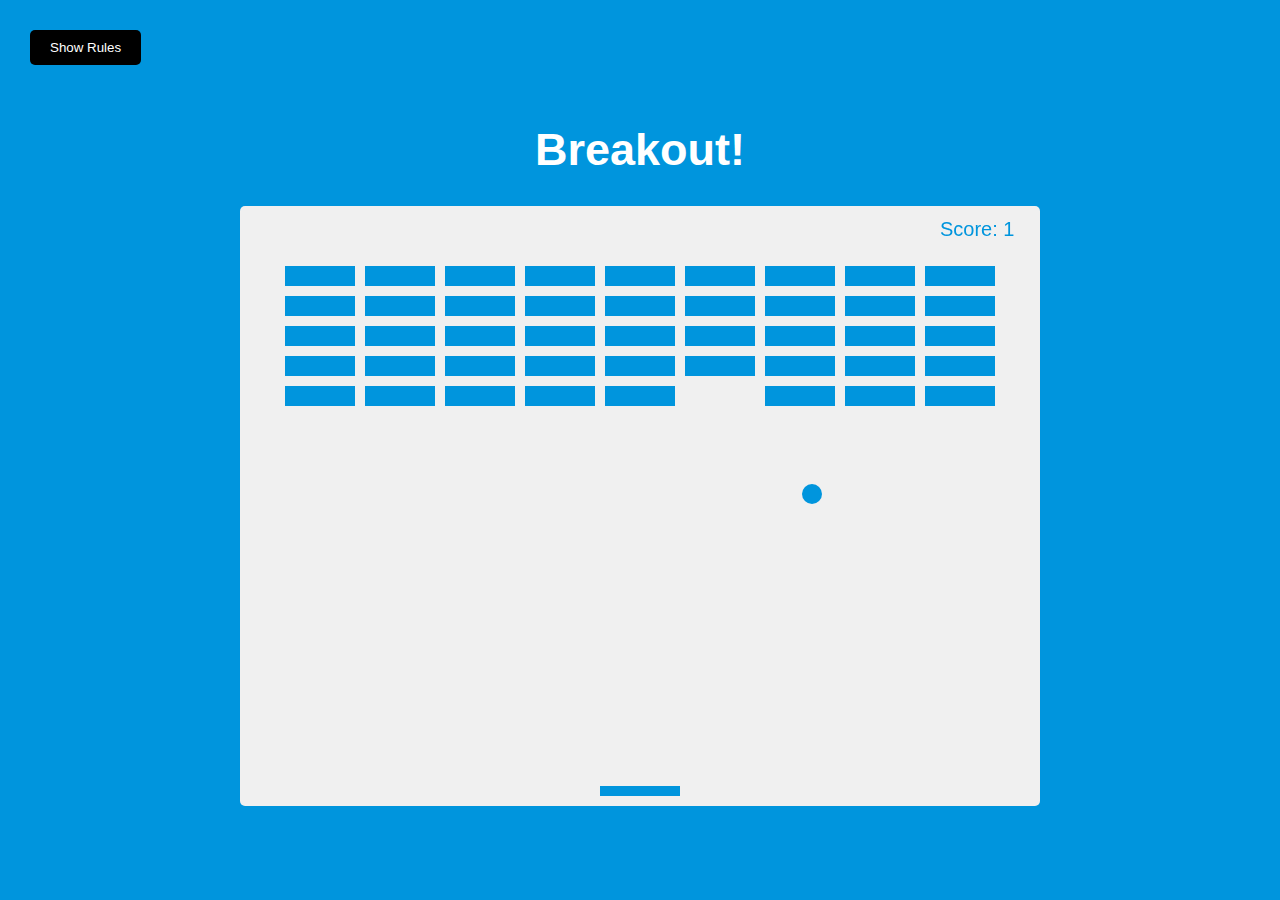
<file: Breakout Game/index.html>
<!DOCTYPE html>
<html lang="en">
  <head>
    <meta charset="UTF-8" />
    <meta name="viewport" content="width=device-width, initial-scale=1.0" />
    <meta http-equiv="X-UA-Compatible" content="ie=edge" />
    <link rel="stylesheet" href="style.css" />
    <title>Breakout!</title>
  </head>
  <body>
    <h1>Breakout!</h1>
    <button id="rules-btn" class="btn rules-btn">Show Rules</button>
    <div id="rules" class="rules">
      <h2>How To Play:</h2>
      <p>
        Use your right and left keys to move the paddle to bounce the ball up
        and break the blocks.
      </p>
      <p>If you miss the ball, your score and the blocks will reset.</p>
      <button id="close-btn" class="btn">Close</button>
    </div>

    <canvas id="canvas" width="800" height="600"></canvas>

    <script src="script.js"></script>
  </body>
</html>
</file>
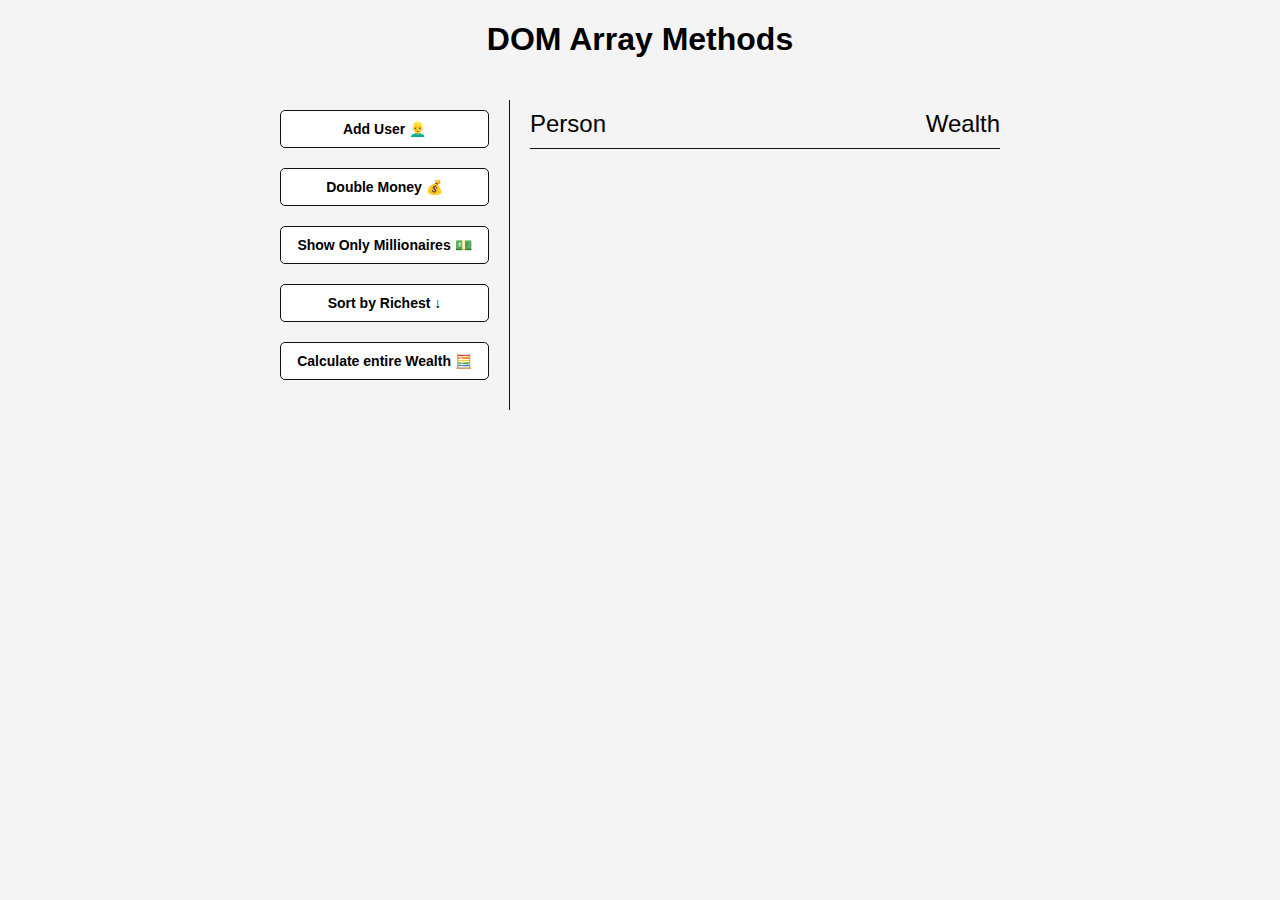
<file: DOM Array Methods/index.html>
<!DOCTYPE html>
<html lang="en">
  <head>
    <meta charset="UTF-8" />
    <meta name="viewport" content="width=device-width, initial-scale=1.0" />
    <meta http-equiv="X-UA-Compatible" content="ie=edge" />
    <link rel="stylesheet" href="style.css" />
    <title>DOM Array Methods</title>
  </head>
  <body>
    <h1>DOM Array Methods</h1>

    <div class="container">
      <aside>
        <button id="add-user">Add User 👱‍♂️</button>
        <button id="double">Double Money 💰</button>
        <button id="show-millionaires">Show Only Millionaires 💵</button>
        <button id="sort">Sort by Richest ↓</button>
        <button id="calculate-wealth">Calculate entire Wealth 🧮</button>
      </aside>

      <main id="main">
        <h2><strong>Person</strong> Wealth</h2>
      </main>
    </div>

    <script src="script.js"></script>
  </body>
</html>
</file>
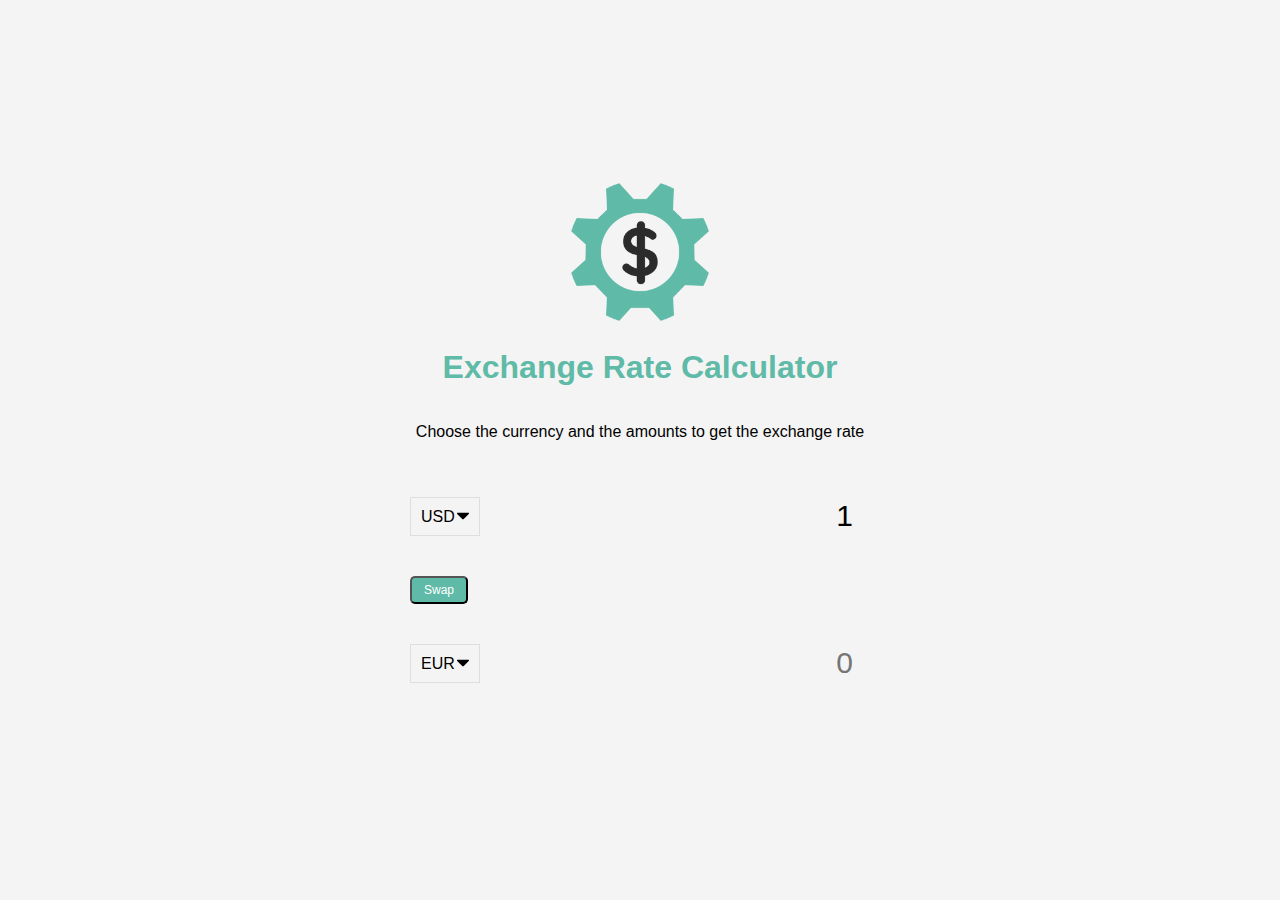
<file: Exchange Rate Calculator/index.html>
<!DOCTYPE html>
<html lang="en">
  <head>
    <meta charset="UTF-8" />
    <meta name="viewport" content="width=device-width, initial-scale=1.0" />
    <meta http-equiv="X-UA-Compatible" content="ie=edge" />
    <title>Exchange Rate Calculator</title>
    <link rel="stylesheet" href="style.css" />
  </head>
  <body>
    <img src="img/money.png" alt="" class="money-img" />
    <h1>Exchange Rate Calculator</h1>
    <p>Choose the currency and the amounts to get the exchange rate</p>

    <div class="container">
      <div class="currency">
        <select id="currency-one">
          <option value="AED">AED</option>
          <option value="ARS">ARS</option>
          <option value="AUD">AUD</option>
          <option value="BGN">BGN</option>
          <option value="BRL">BRL</option>
          <option value="BSD">BSD</option>
          <option value="CAD">CAD</option>
          <option value="CHF">CHF</option>
          <option value="CLP">CLP</option>
          <option value="CNY">CNY</option>
          <option value="COP">COP</option>
          <option value="CZK">CZK</option>
          <option value="DKK">DKK</option>
          <option value="DOP">DOP</option>
          <option value="EGP">EGP</option>
          <option value="EUR">EUR</option>
          <option value="FJD">FJD</option>
          <option value="GBP">GBP</option>
          <option value="GTQ">GTQ</option>
          <option value="HKD">HKD</option>
          <option value="HRK">HRK</option>
          <option value="HUF">HUF</option>
          <option value="IDR">IDR</option>
          <option value="ILS">ILS</option>
          <option value="INR">INR</option>
          <option value="ISK">ISK</option>
          <option value="JPY">JPY</option>
          <option value="KRW">KRW</option>
          <option value="KZT">KZT</option>
          <option value="MXN">MXN</option>
          <option value="MYR">MYR</option>
          <option value="NOK">NOK</option>
          <option value="NZD">NZD</option>
          <option value="PAB">PAB</option>
          <option value="PEN">PEN</option>
          <option value="PHP">PHP</option>
          <option value="PKR">PKR</option>
          <option value="PLN">PLN</option>
          <option value="PYG">PYG</option>
          <option value="RON">RON</option>
          <option value="RUB">RUB</option>
          <option value="SAR">SAR</option>
          <option value="SEK">SEK</option>
          <option value="SGD">SGD</option>
          <option value="THB">THB</option>
          <option value="TRY">TRY</option>
          <option value="TWD">TWD</option>
          <option value="UAH">UAH</option>
          <option value="USD" selected>USD</option>
          <option value="UYU">UYU</option>
          <option value="VND">VND</option>
          <option value="ZAR">ZAR</option>
        </select>
        <input type="number" id="amount-one" placeholder="0" value="1" />
      </div>

      <div class="swap-rate-container">
        <button class="btn" id="swap">
          Swap
        </button>
        <div class="rate" id="rate"></div>
      </div>

      <div class="currency">
        <select id="currency-two">
          <option value="AED">AED</option>
          <option value="ARS">ARS</option>
          <option value="AUD">AUD</option>
          <option value="BGN">BGN</option>
          <option value="BRL">BRL</option>
          <option value="BSD">BSD</option>
          <option value="CAD">CAD</option>
          <option value="CHF">CHF</option>
          <option value="CLP">CLP</option>
          <option value="CNY">CNY</option>
          <option value="COP">COP</option>
          <option value="CZK">CZK</option>
          <option value="DKK">DKK</option>
          <option value="DOP">DOP</option>
          <option value="EGP">EGP</option>
          <option value="EUR" selected>EUR</option>
          <option value="FJD">FJD</option>
          <option value="GBP">GBP</option>
          <option value="GTQ">GTQ</option>
          <option value="HKD">HKD</option>
          <option value="HRK">HRK</option>
          <option value="HUF">HUF</option>
          <option value="IDR">IDR</option>
          <option value="ILS">ILS</option>
          <option value="INR">INR</option>
          <option value="ISK">ISK</option>
          <option value="JPY">JPY</option>
          <option value="KRW">KRW</option>
          <option value="KZT">KZT</option>
          <option value="MXN">MXN</option>
          <option value="MYR">MYR</option>
          <option value="NOK">NOK</option>
          <option value="NZD">NZD</option>
          <option value="PAB">PAB</option>
          <option value="PEN">PEN</option>
          <option value="PHP">PHP</option>
          <option value="PKR">PKR</option>
          <option value="PLN">PLN</option>
          <option value="PYG">PYG</option>
          <option value="RON">RON</option>
          <option value="RUB">RUB</option>
          <option value="SAR">SAR</option>
          <option value="SEK">SEK</option>
          <option value="SGD">SGD</option>
          <option value="THB">THB</option>
          <option value="TRY">TRY</option>
          <option value="TWD">TWD</option>
          <option value="UAH">UAH</option>
          <option value="USD">USD</option>
          <option value="UYU">UYU</option>
          <option value="VND">VND</option>
          <option value="ZAR">ZAR</option>
        </select>
        <input type="number" id="amount-two" placeholder="0" />
      </div>
    </div>

    <script src="script.js"></script>
  </body>
</html>
</file>
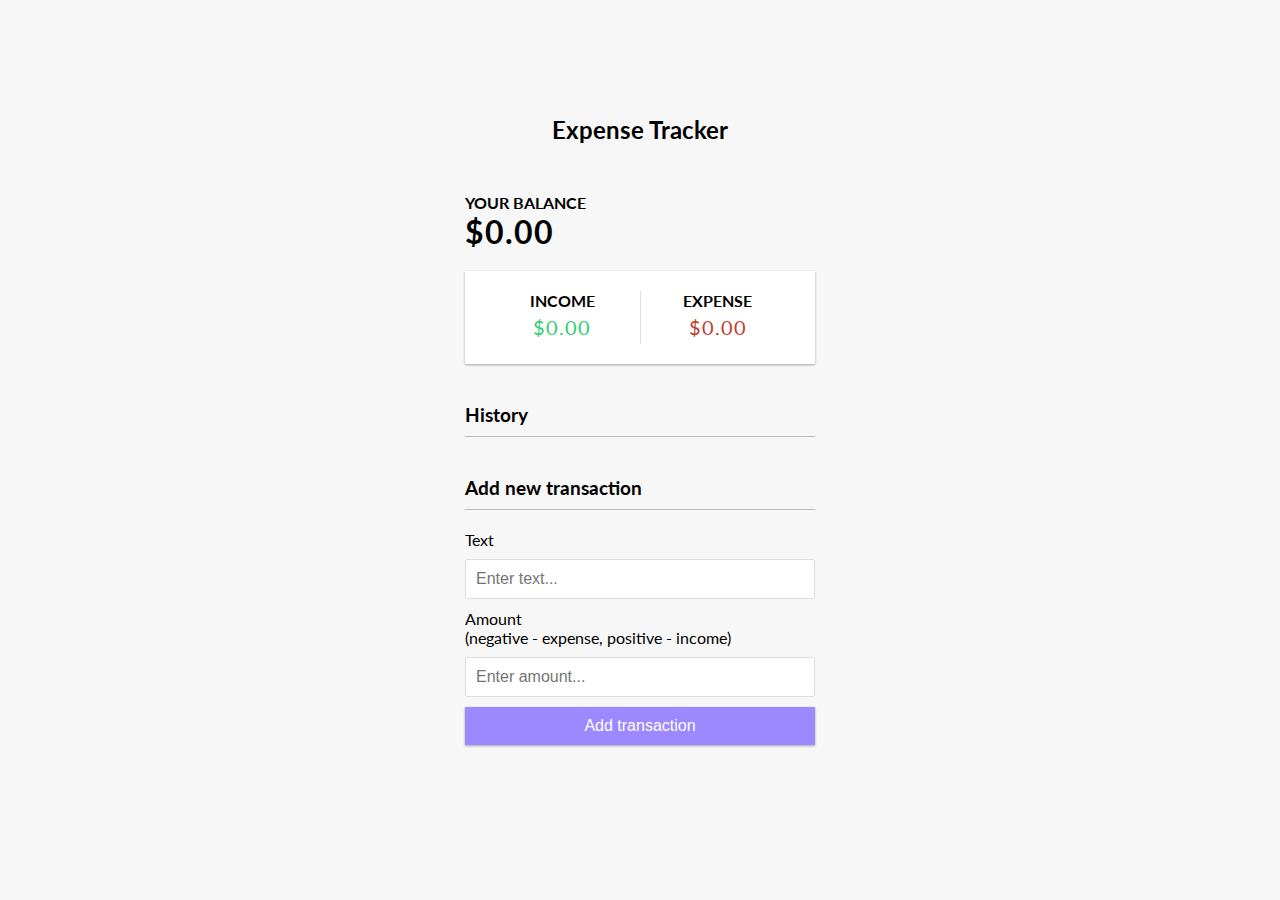
<file: Expense Tracker/index.html>
<!DOCTYPE html>
<html lang="en">
  <head>
    <meta charset="UTF-8" />
    <meta name="viewport" content="width=device-width, initial-scale=1.0" />
    <meta http-equiv="X-UA-Compatible" content="ie=edge" />
    <link rel="stylesheet" href="style.css" />
    <title>Expense Tracker</title>
  </head>
  <body>
    <h2>Expense Tracker</h2>

    <div class="container">
      <h4>Your Balance</h4>
      <h1 id="balance">$0.00</h1>

      <div class="inc-exp-container">
        <div>
          <h4>Income</h4>
          <p id="money-plus" class="money plus">+$0.00</p>
        </div>
        <div>
          <h4>Expense</h4>
          <p id="money-minus" class="money minus">-$0.00</p>
        </div>
      </div>

      <h3>History</h3>
      <ul id="list" class="list">
      
      </ul>

      <h3>Add new transaction</h3>
      <form id="form">
        <div class="form-control">
          <label for="text">Text</label>
          <input type="text" id="text" placeholder="Enter text..." />
        </div>
        <div class="form-control">
          <label for="amount"
            >Amount <br />
            (negative - expense, positive - income)</label
          >
          <input type="number" id="amount" placeholder="Enter amount..." />
        </div>
        <button class="btn">Add transaction</button>
      </form>
    </div>

    <script src="script.js"></script>
  </body>
</html>
</file>
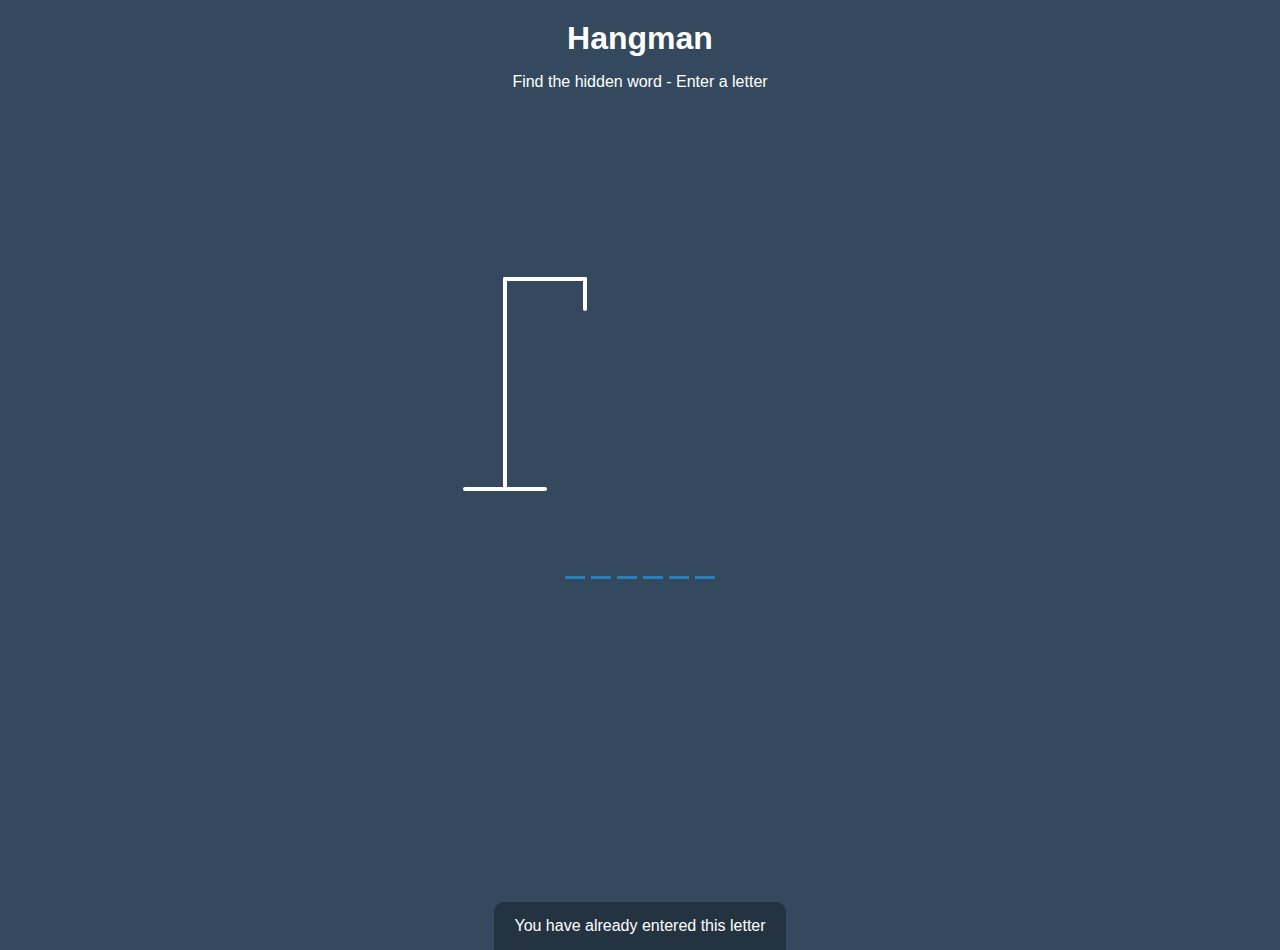
<file: Hangman Game/index.html>
<!DOCTYPE html>
<html lang="en">
  <head>
    <meta charset="UTF-8" />
    <meta name="viewport" content="width=device-width, initial-scale=1.0" />
    <meta http-equiv="X-UA-Compatible" content="ie=edge" />
    <link rel="stylesheet" href="style.css" />
    <title>Hangman</title>
  </head>
  <body>
    <h1>Hangman</h1>
    <p>Find the hidden word - Enter a letter</p>
    <div class="game-container">
      <svg height="250" width="200" class="figure-container">
        <!-- Rod -->
        <line x1="60" y1="20" x2="140" y2="20" />
        <line x1="140" y1="20" x2="140" y2="50" />
        <line x1="60" y1="20" x2="60" y2="230" />
        <line x1="20" y1="230" x2="100" y2="230" />

        <!-- Head -->
        <circle cx="140" cy="70" r="20" class="figure-part" />
        <!-- Body -->
        <line x1="140" y1="90" x2="140" y2="150" class="figure-part" />
        <!-- Arms -->
        <line x1="140" y1="120" x2="120" y2="100" class="figure-part" />
        <line x1="140" y1="120" x2="160" y2="100" class="figure-part" />
        <!-- Legs -->
        <line x1="140" y1="150" x2="120" y2="180" class="figure-part" />
        <line x1="140" y1="150" x2="160" y2="180" class="figure-part" />
      </svg>

      <div class="wrong-letters-container">
        <div id="wrong-letters"></div>
      </div>

      <div class="word" id="word"></div>
    </div>

    <!-- Container for final message -->
    <div class="popup-container" id="popup-container">
      <div class="popup">
        <h2 id="final-message"></h2>
        <button id="play-button">Play Again</button>
      </div>
    </div>

    <!-- Notification -->
    <div class="notification-container" id="notification-container">
      <p>You have already entered this letter</p>
    </div>

    <script src="script.js"></script>
  </body>
</html>
</file>
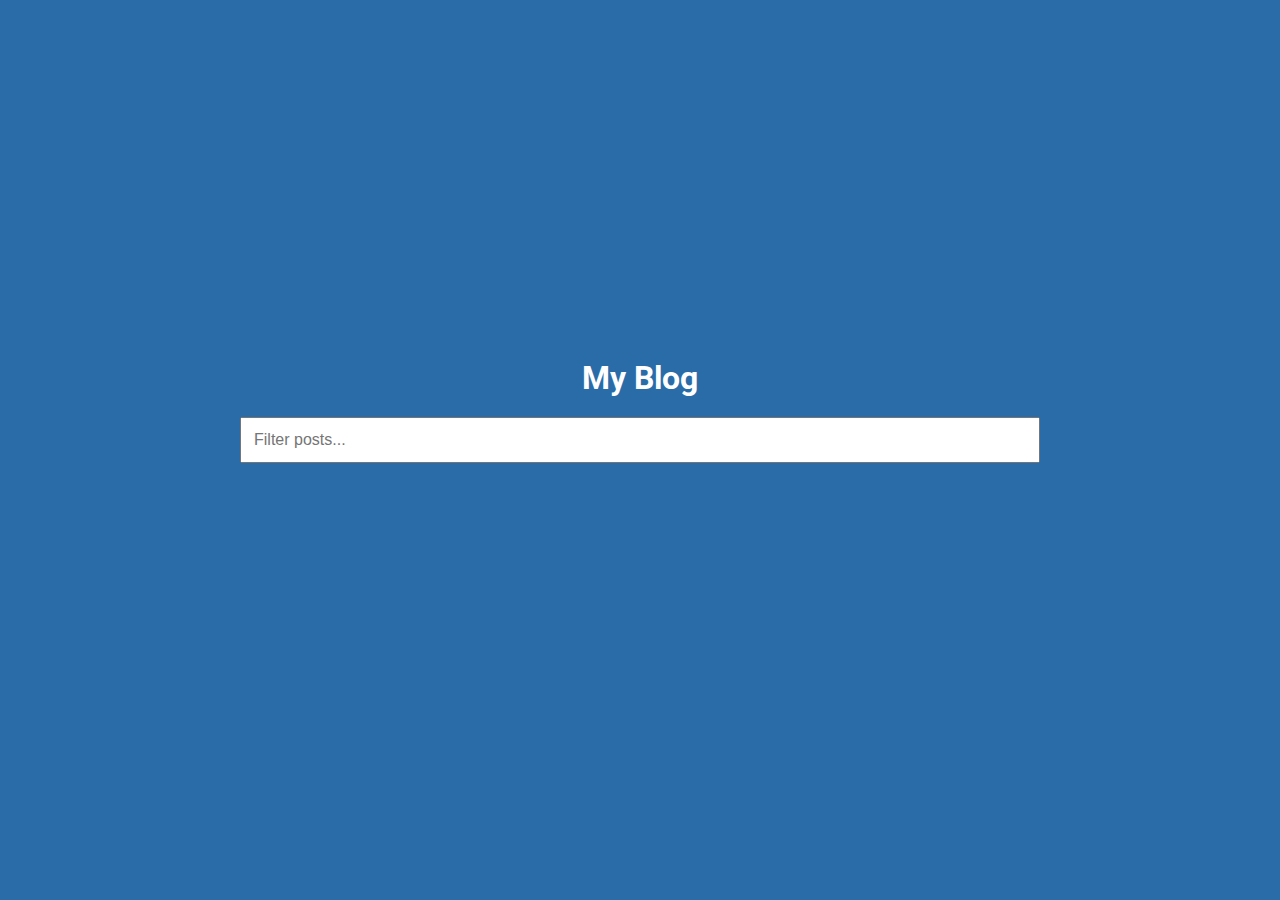
<file: Infinite Scroll Blog/index.html>
<!DOCTYPE html>
<html lang="en">
  <head>
    <meta charset="UTF-8" />
    <meta name="viewport" content="width=device-width, initial-scale=1.0" />
    <meta http-equiv="X-UA-Compatible" content="ie=edge" />
    <link rel="stylesheet" href="style.css" />
    <title>My Blog</title>
  </head>
  <body>
    <h1>My Blog</h1>

    <div class="filter-container">
      <input
        type="text"
        id="filter"
        class="filter"
        placeholder="Filter posts..."
      />
    </div>

    <div id="posts-container"></div>

    <div class="loader">
      <div class="circle"></div>
      <div class="circle"></div>
      <div class="circle"></div>
    </div>

    <script src="script.js"></script>
  </body>
</html>
</file>
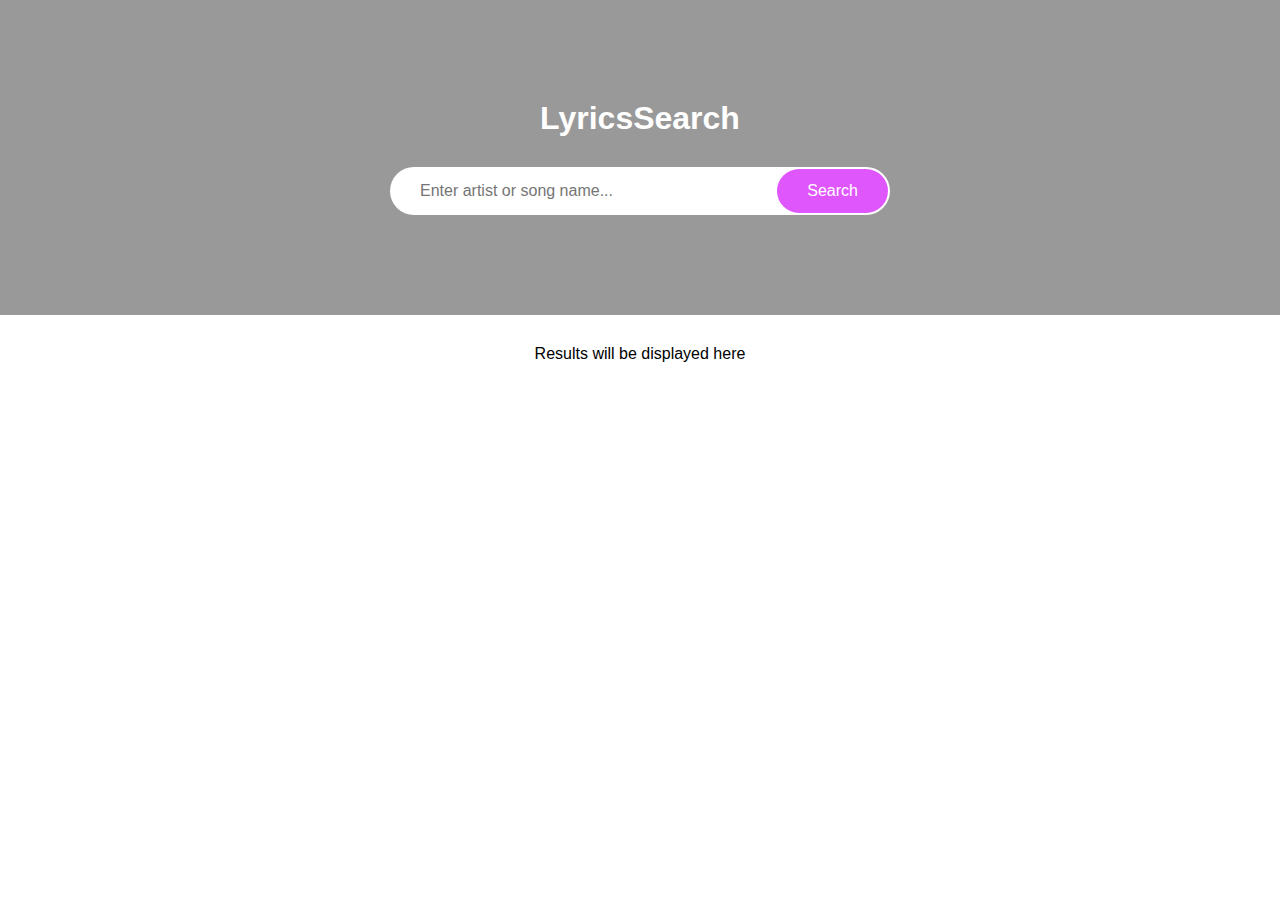
<file: Lyrics Search/index.html>
<!DOCTYPE html>
<html lang="en">
  <head>
    <meta charset="UTF-8" />
    <meta name="viewport" content="width=device-width, initial-scale=1.0" />
    <meta http-equiv="X-UA-Compatible" content="ie=edge" />
    <link rel="stylesheet" href="style.css" />
    <title>LyricsSearch</title>
  </head>
  <body>
    <header>
      <h1>LyricsSearch</h1>

      <form id="form">
        <input
          type="text"
          id="search"
          placeholder="Enter artist or song name..."
        />
        <button>Search</button>
      </form>
    </header>

    <div id="result" class="container">
      <p>Results will be displayed here</p>
    </div>

    <div id="more" class="container centered"></div>

    <script src="script.js"></script>
  </body>
</html>
</file>
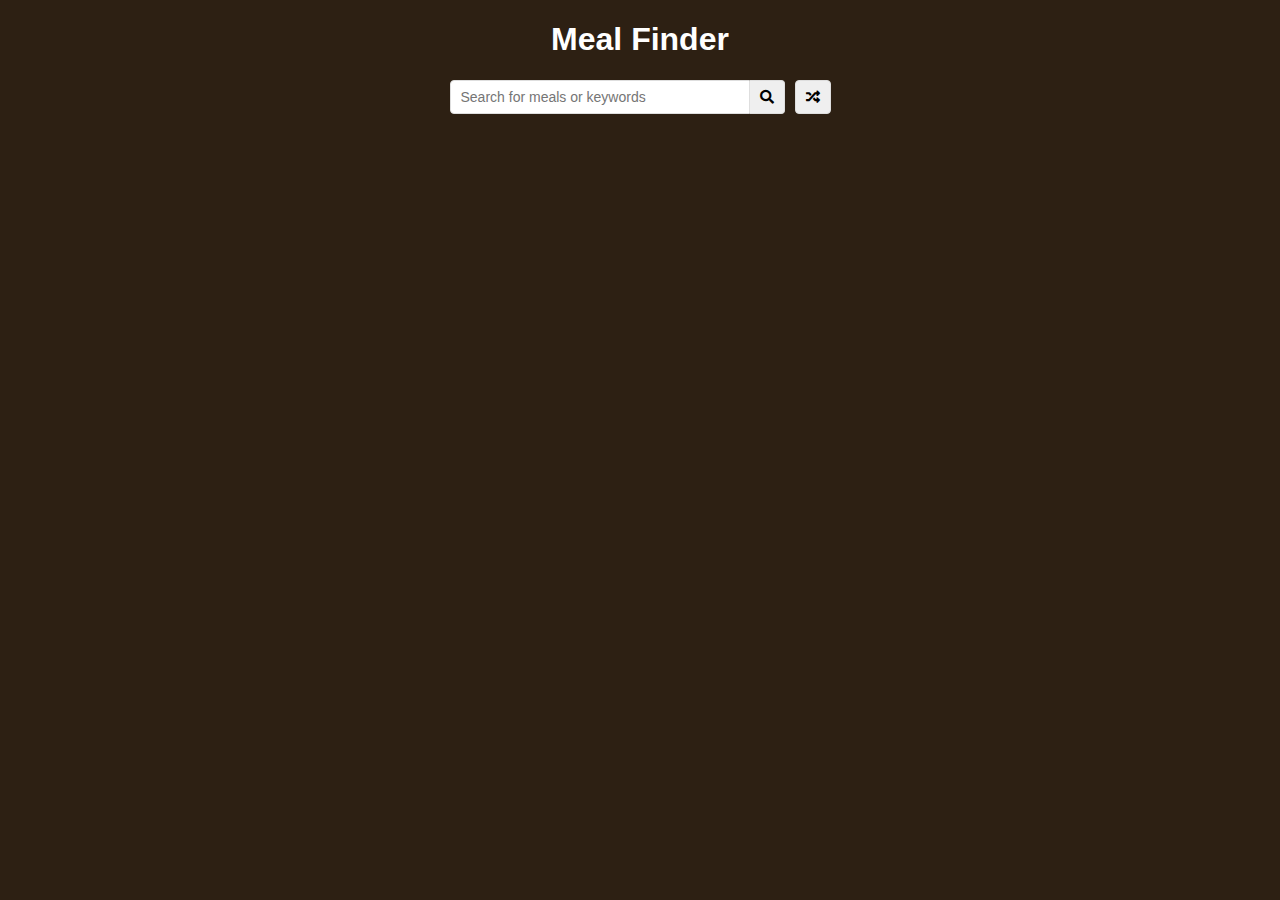
<file: Meal Finder/index.html>
<!DOCTYPE html>
<html lang="en">
  <head>
    <meta charset="UTF-8" />
    <meta name="viewport" content="width=device-width, initial-scale=1.0" />
    <meta http-equiv="X-UA-Compatible" content="ie=edge" />
    <link
      rel="stylesheet"
      href="https://cdnjs.cloudflare.com/ajax/libs/font-awesome/5.10.2/css/all.min.css"
    />
    <link rel="stylesheet" href="style.css" />
    <title>Meal Finder</title>
  </head>
  <body>
    <div class="container">
      <h1>Meal Finder</h1>
      <div class="flex">
        <form class="flex" id="submit">
          <input
            type="text"
            id="search"
            placeholder="Search for meals or keywords"
          />
          <button class="search-btn" type="submit">
            <i class="fas fa-search"></i>
          </button>
        </form>
        <button class="random-btn" id="random">
          <i class="fas fa-random"></i>
        </button>
      </div>

      <div id="result-heading"></div>
      <div id="meals" class="meals"></div>
      <div id="single-meal"></div>
    </div>

    <script src="script.js"></script>
  </body>
</html>
</file>
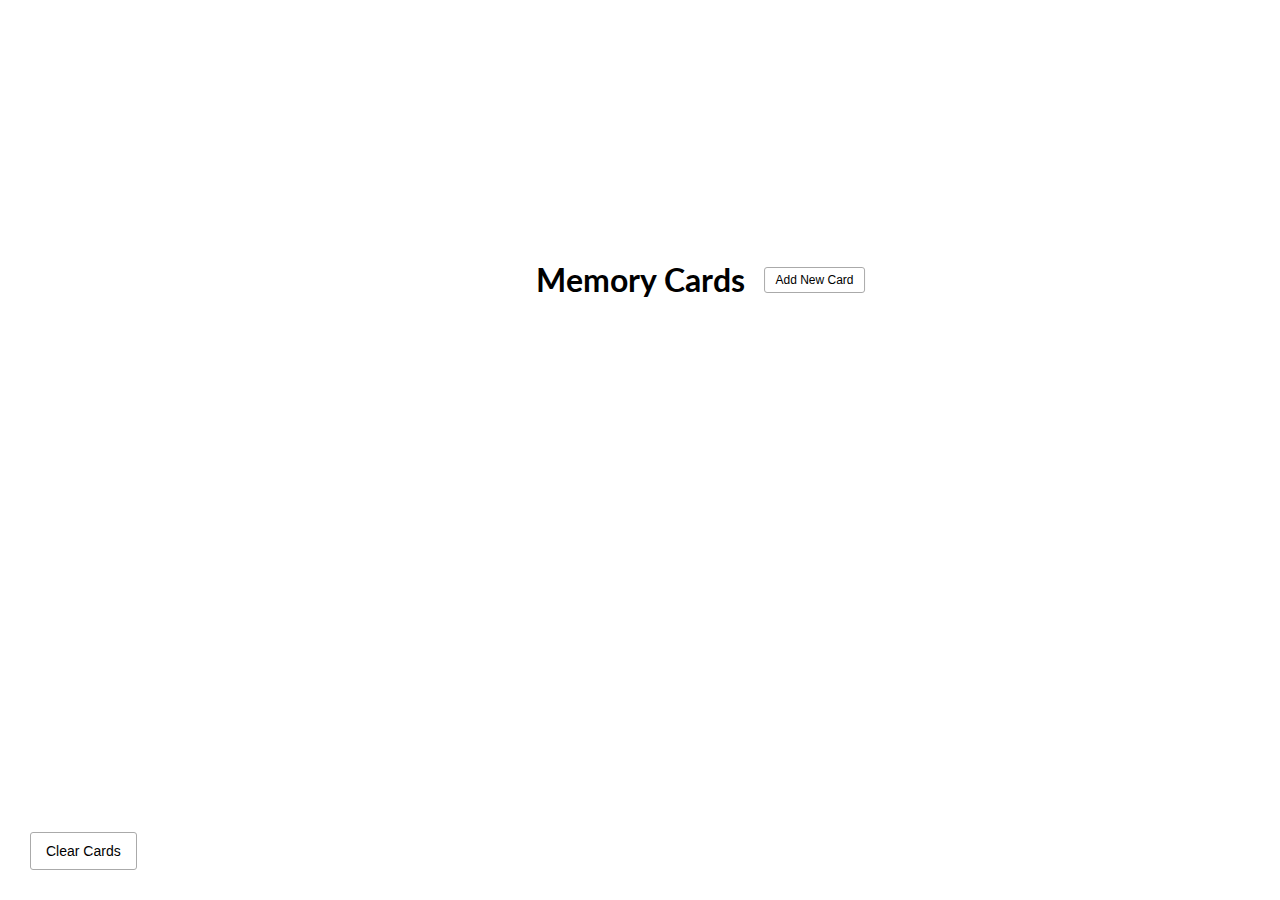
<file: Memory Cards/index.html>
<!DOCTYPE html>
<html lang="en">
  <head>
    <meta charset="UTF-8" />
    <meta name="viewport" content="width=device-width, initial-scale=1.0" />
    <meta http-equiv="X-UA-Compatible" content="ie=edge" />
    <link
      rel="stylesheet"
      href="https://cdnjs.cloudflare.com/ajax/libs/font-awesome/5.11.2/css/all.min.css"
      integrity="sha256-+N4/V/SbAFiW1MPBCXnfnP9QSN3+Keu+NlB+0ev/YKQ="
      crossorigin="anonymous"
    />
    <link rel="stylesheet" href="style.css" />
    <title>Memory Cards</title>
  </head>
  <body>
    <button id="clear" class="clear btn">
      <i class="fas fa-trash"></i> Clear Cards
    </button>

    <h1>
      Memory Cards
      <button id="show" class="btn btn-small">
        <i class="fas fa-plus"></i> Add New Card
      </button>
    </h1>

    <div id="cards-container" class="cards">
    </div>

    <div class="navigation">
      <button id="prev" class="nav-button">
        <i class="fas fa-arrow-left"></i>
      </button>

      <p id="current"></p>

      <button id="next" class="nav-button">
        <i class="fas fa-arrow-right"></i>
      </button>
    </div>

    <div id="add-container" class="add-container">
      <h1>
        Add New Card
        <button id="hide" class="btn btn-small btn-ghost">
          <i class="fas fa-times"></i>
        </button>
      </h1>

      <div class="form-group">
        <label for="question">Question</label>
        <textarea id="question" placeholder="Enter question..."></textarea>
      </div>

      <div class="form-group">
        <label for="answer">Answer</label>
        <textarea id="answer" placeholder="Enter Answer..."></textarea>
      </div>

      <button id="add-card" class="btn">
        <i class="fas fa-plus"></i> Add Card
      </button>
    </div>

    <script src="script.js"></script>
  </body>
</html>
</file>
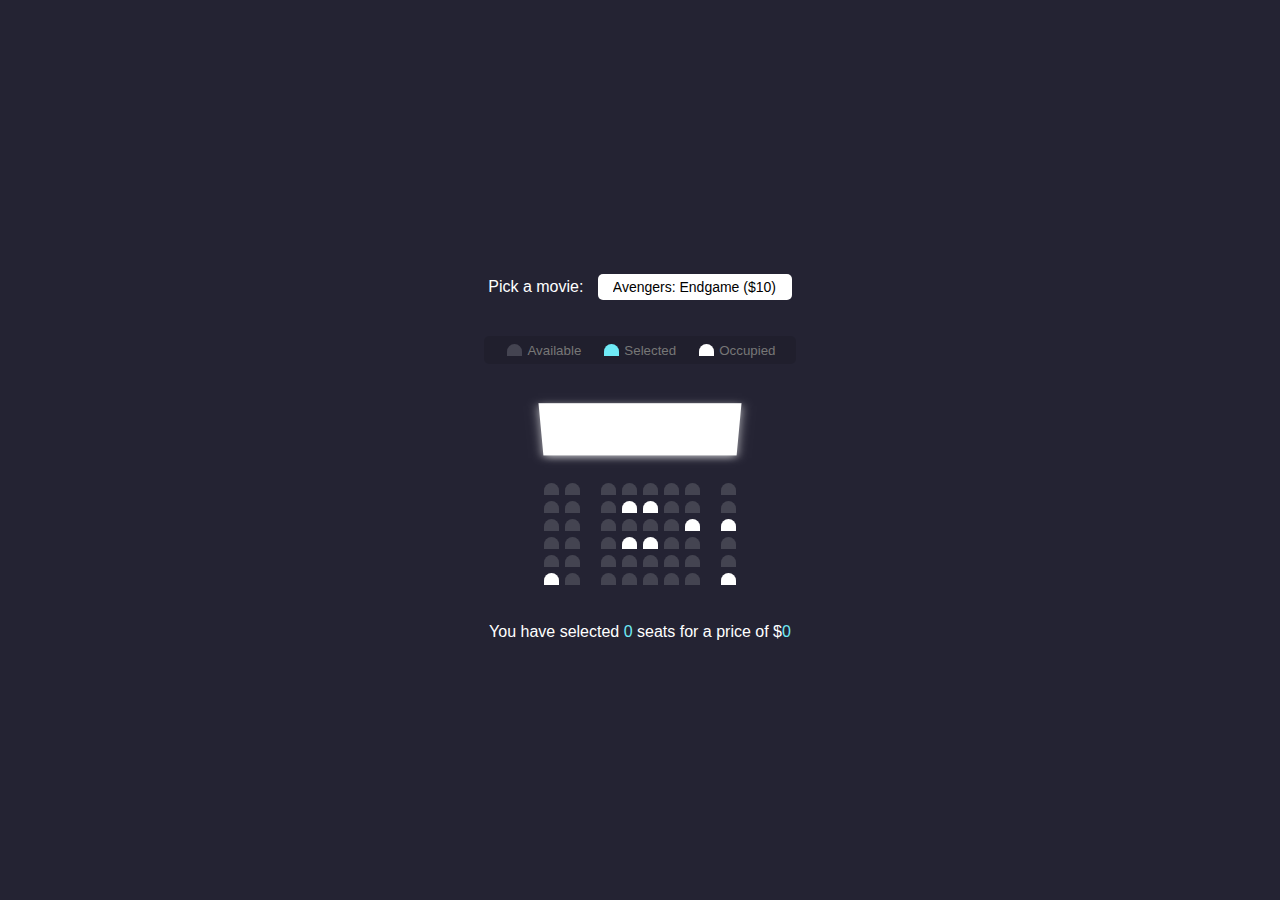
<file: Movie Seat Booking/index.html>
<!DOCTYPE html>
<html lang="en">
<head>
    <meta charset="UTF-8">
    <meta name="viewport" content="width=device-width, initial-scale=1.0">
    <link rel="stylesheet" type="text/css" href="css/style.css">
    <title>Movie Seat Booking</title>
</head>
<body>
    <div class="movie-container">
        <label>Pick a movie:</label>
        <select id="movie">
            <option value="10">Avengers: Endgame ($10)</option>
            <option value="12">Joker ($12)</option>
            <option value="8">Toy Story 4 ($8)</option>
            <option value="9">Lion King ($9)</option>
        </select>
    </div>

    <ul class="showcase">
        <li>
            <div class="seat"></div>
            <small>Available</small>
        </li>
        <li>
            <div class="seat selected"></div>
            <small>Selected</small>
        </li>
        <li>
            <div class="seat occupied"></div>
            <small>Occupied</small>
        </li>
    </ul>

    <div class="container">
        <div class="screen"></div>
        <div class="row">
            <div class="seat"></div>
            <div class="seat"></div>
            <div class="seat"></div>
            <div class="seat"></div>
            <div class="seat"></div>
            <div class="seat"></div>
            <div class="seat"></div>
            <div class="seat"></div>
        </div>
        <div class="row">
            <div class="seat"></div>
            <div class="seat"></div>
            <div class="seat"></div>
            <div class="seat occupied"></div>
            <div class="seat occupied"></div>
            <div class="seat"></div>
            <div class="seat"></div>
            <div class="seat"></div>
        </div>
        <div class="row">
            <div class="seat"></div>
            <div class="seat"></div>
            <div class="seat"></div>
            <div class="seat"></div>
            <div class="seat"></div>
            <div class="seat"></div>
            <div class="seat occupied"></div>
            <div class="seat occupied"></div>
        </div>
        <div class="row">
            <div class="seat"></div>
            <div class="seat"></div>
            <div class="seat"></div>
            <div class="seat occupied"></div>
            <div class="seat occupied"></div>
            <div class="seat"></div>
            <div class="seat"></div>
            <div class="seat"></div>
        </div>
        <div class="row">
            <div class="seat"></div>
            <div class="seat"></div>
            <div class="seat"></div>
            <div class="seat"></div>
            <div class="seat"></div>
            <div class="seat"></div>
            <div class="seat"></div>
            <div class="seat"></div>
        </div>
        <div class="row">
            <div class="seat occupied"></div>
            <div class="seat"></div>
            <div class="seat"></div>
            <div class="seat"></div>
            <div class="seat"></div>
            <div class="seat"></div>
            <div class="seat"></div>
            <div class="seat occupied"></div>
        </div>
    </div>

    <p class="text">You have selected <span id="count">0</span> seats for a price of $<span id="total">0</span></p>

    <script src="js/script.js"></script>
</body>
</html>
</file>
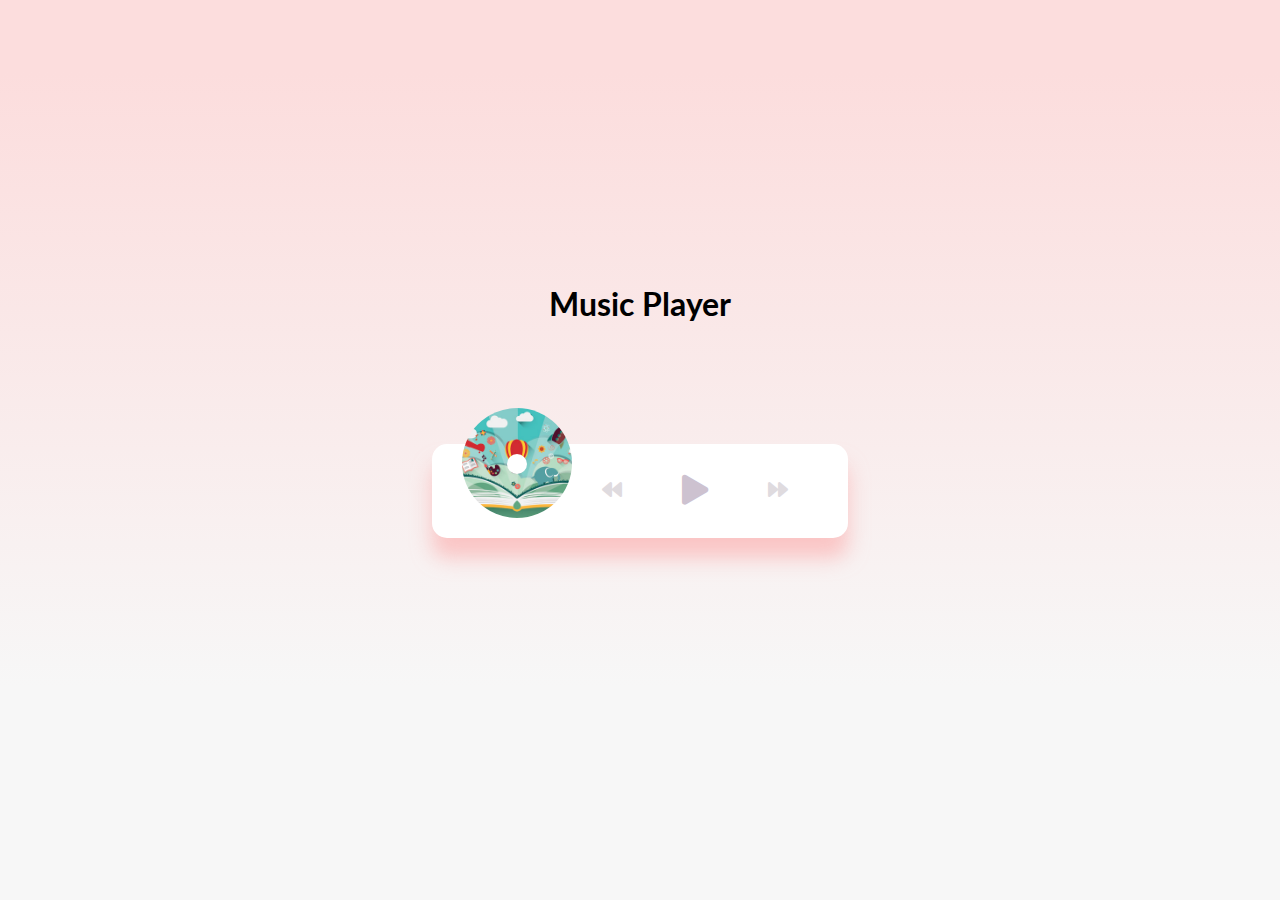
<file: Music Player/index.html>
<!DOCTYPE html>
<html lang="en">
  <head>
    <meta charset="UTF-8" />
    <meta name="viewport" content="width=device-width, initial-scale=1.0" />
    <meta http-equiv="X-UA-Compatible" content="ie=edge" />
    <link
      rel="stylesheet"
      href="https://cdnjs.cloudflare.com/ajax/libs/font-awesome/5.10.2/css/all.min.css"
    />
    <link rel="stylesheet" href="style.css" />
    <title>Music Player</title>
  </head>
  <body>
    <h1>Music Player</h1>

    <div class="music-container" id="music-container">
      <div class="music-info">
        <h4 id="title"></h4>
        <div class="progress-container" id="progress-container">
          <div class="progress" id="progress"></div>
        </div>
      </div>

      <audio src="music/ukulele.mp3" id="audio"></audio>

      <div class="img-container">
        <img src="images/ukulele.jpg" alt="music-cover" id="cover" />
      </div>
      <div class="navigation">
        <button id="prev" class="action-btn">
          <i class="fas fa-backward"></i>
        </button>
        <button id="play" class="action-btn action-btn-big">
          <i class="fas fa-play"></i>
        </button>
        <button id="next" class="action-btn">
          <i class="fas fa-forward"></i>
        </button>
      </div>
    </div>

    <script src="script.js"></script>
  </body>
</html>
</file>
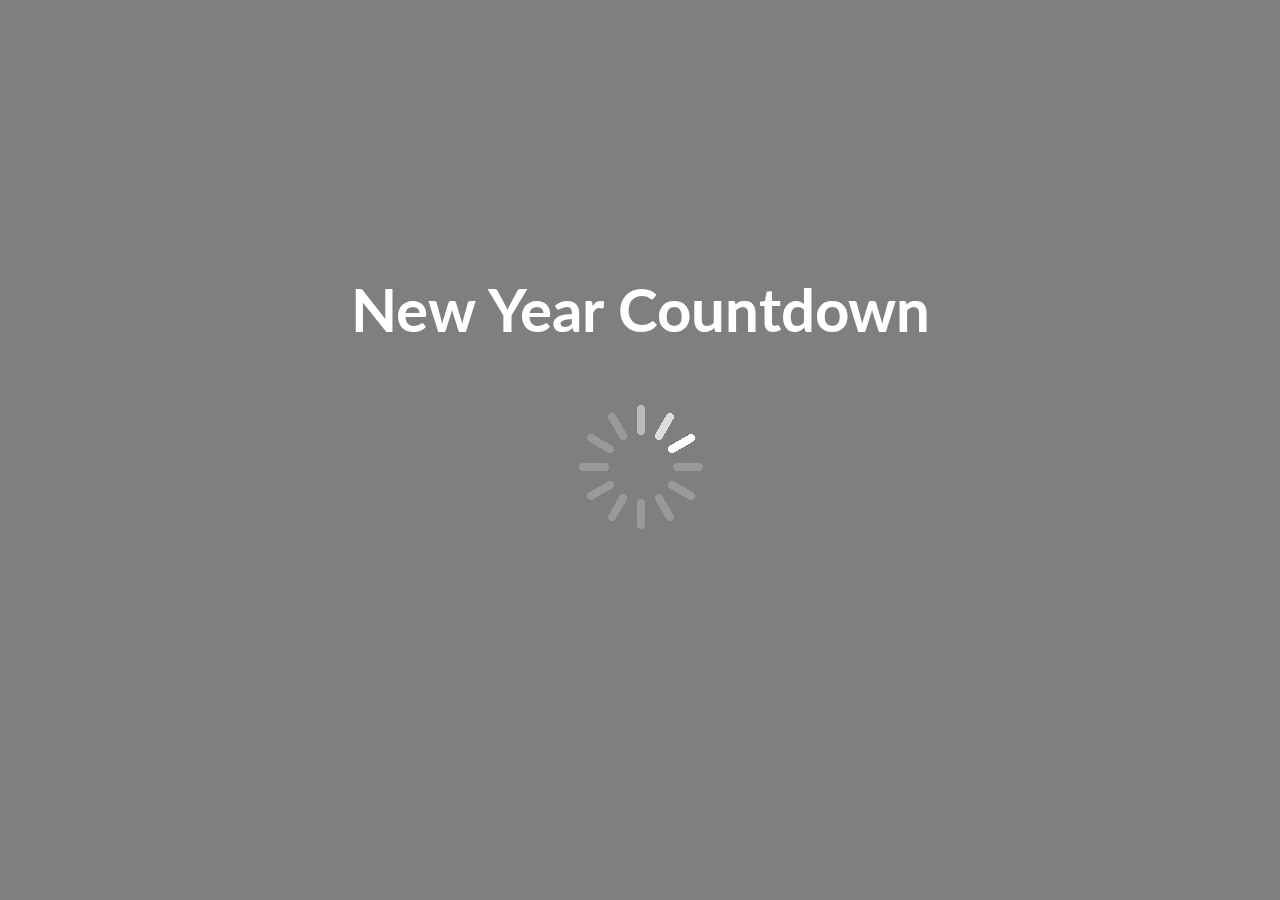
<file: New Year Countdown/index.html>
<!DOCTYPE html>
<html lang="en">
  <head>
    <meta charset="UTF-8" />
    <meta name="viewport" content="width=device-width, initial-scale=1.0" />
    <meta http-equiv="X-UA-Compatible" content="ie=edge" />
    <link rel="stylesheet" href="style.css" />
    <title>New Year Countdown</title>
  </head>
  <body>
    <div id="year" class="year"></div>

    <h1>New Year Countdown</h1>

    <div id="countdown" class="countdown">
      <div class="time">
        <h2 id="days">00</h2>
        <small>days</small>
      </div>
      <div class="time">
        <h2 id="hours">00</h2>
        <small>hours</small>
      </div>
      <div class="time">
        <h2 id="minutes">00</h2>
        <small>minutes</small>
      </div>
      <div class="time">
        <h2 id="seconds">00</h2>
        <small>seconds</small>
      </div>
    </div>

    <img
      src="./img/spinner.gif"
      alt="Loading..."
      id="loading"
      class="loading"
    />

    <script src="script.js"></script>
  </body>
</html>
</file>
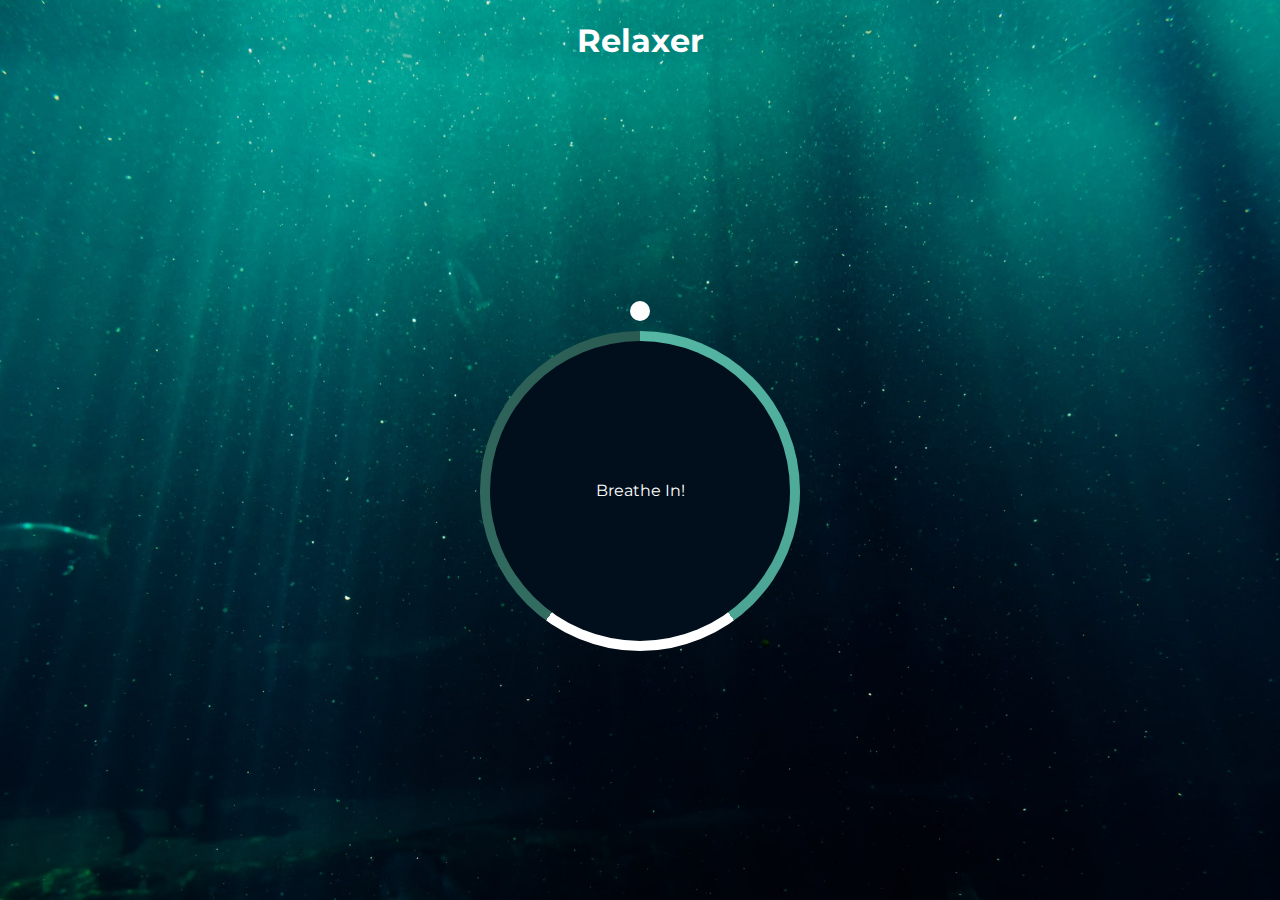
<file: Relaxer App/index.html>
<!DOCTYPE html>
<html lang="en">
  <head>
    <meta charset="UTF-8" />
    <meta name="viewport" content="width=device-width, initial-scale=1.0" />
    <meta http-equiv="X-UA-Compatible" content="ie=edge" />
    <link rel="stylesheet" href="style.css" />
    <title>Relaxer</title>
  </head>
  <body>
    <h1>Relaxer</h1>

    <div class="container" id="container">
      <div class="circle"></div>

      <p id="text"></p>

      <div class="pointer-container">
        <span class="pointer"></span>
      </div>

      <div class="gradient-circle"></div>
    </div>

    <script src="script.js"></script>
  </body>
</html>
</file>
<file: Breakout Game/style.css>
* {
  box-sizing: border-box;
}

body {
  background-color: #0095dd;
  display: flex;
  flex-direction: column;
  align-items: center;
  justify-content: center;
  font-family: Arial, Helvetica, sans-serif;
  min-height: 100vh;
  margin: 0;
}

h1 {
  font-size: 45px;
  color: #fff;
}

canvas {
  background: #f0f0f0;
  display: block;
  border-radius: 5px;
}

.btn {
  cursor: pointer;
  border: 0;
  padding: 10px 20px;
  background: #000;
  color: #fff;
  border-radius: 5px;
}

.btn:focus {
  outline: 0;
}

.btn:hover {
  background: #222;
}

.btn:active {
  transform: scale(0.98);
}

.rules-btn {
  position: absolute;
  top: 30px;
  left: 30px;
}

.rules {
  position: absolute;
  top: 0;
  left: 0;
  background: #333;
  color: #fff;
  min-height: 100vh;
  width: 400px;
  padding: 20px;
  line-height: 1.5;
  transform: translateX(-400px);
  transition: transform 1s ease-in-out;
}

.rules.show {
  transform: translateX(0);
}
</file>
<file: DOM Array Methods/style.css>
* {
    box-sizing: border-box;
  }
  
  body {
    background: #f4f4f4;
    font-family: Arial, Helvetica, sans-serif;
    display: flex;
    flex-direction: column;
    align-items: center;
    min-height: 100vh;
    margin: 0;
  }
  
  .container {
    display: flex;
    padding: 20px;
    margin: 0 auto;
    max-width: 100%;
    width: 800px;
  }
  
  aside {
    padding: 10px 20px;
    width: 250px;
    border-right: 1px solid #111;
  }
  
  button {
    cursor: pointer;
    background-color: #fff;
    border: solid 1px #111;
    border-radius: 5px;
    display: block;
    width: 100%;
    padding: 10px;
    margin-bottom: 20px;
    font-weight: bold;
    font-size: 14px;
  }
  
  main {
    flex: 1;
    padding: 10px 20px;
  }
  
  h2 {
    border-bottom: 1px solid #111;
    padding-bottom: 10px;
    display: flex;
    justify-content: space-between;
    font-weight: 300;
    margin: 0 0 20px;
  }
  
  h3 {
    background-color: #fff;
    border-bottom: 1px solid #111;
    padding: 10px;
    display: flex;
    justify-content: space-between;
    font-weight: 300;
    margin: 20px 0 0;
  }
  
  .person {
    display: flex;
    justify-content: space-between;
    font-size: 20px;
    margin-bottom: 10px;
  }
</file>
<file: Exchange Rate Calculator/style.css>
:root {
  --primary-color: #5fbaa7;
}

* {
  box-sizing: border-box;
}

body {
  background-color: #f4f4f4;
  font-family: Arial, Helvetica, sans-serif;
  display: flex;
  flex-direction: column;
  align-items: center;
  justify-content: center;
  height: 100vh;
  margin: 0;
  padding: 20px;
}

h1 {
  color: var(--primary-color);
}

p {
  text-align: center;
}

.btn {
  color: #fff;
  background: var(--primary-color);
  cursor: pointer;
  border-radius: 5px;
  font-size: 12px;
  padding: 5px 12px;
}

.money-img {
  width: 150px;
}

.currency {
  padding: 40px 0;
  display: flex;
  align-items: center;
  justify-content: space-between;
}

.currency select {
  padding: 10px 20px 10px 10px;
  -moz-appearance: none;
  -webkit-appearance: none;
  appearance: none;
  border: 1px solid #dedede;
  font-size: 16px;
  background: transparent;
  background-image: url('data:image/svg+xml;charset=US-ASCII,%3Csvg%20xmlns%3D%22http%3A%2F%2Fwww.w3.org%2F2000%2Fsvg%22%20width%3D%22292.4%22%20height%3D%22292.4%22%3E%3Cpath%20fill%3D%22%20000002%22%20d%3D%22M287%2069.4a17.6%2017.6%200%200%200-13-5.4H18.4c-5%200-9.3%201.8-12.9%205.4A17.6%2017.6%200%200%200%200%2082.2c0%205%201.8%209.3%205.4%2012.9l128%20127.9c3.6%203.6%207.8%205.4%2012.8%205.4s9.2-1.8%2012.8-5.4L287%2095c3.5-3.5%205.4-7.8%205.4-12.8%200-5-1.9-9.2-5.5-12.8z%22%2F%3E%3C%2Fsvg%3E');
  background-position: right 10px top 50%, 0, 0;
  background-size: 12px auto, 100%;
  background-repeat: no-repeat;
}

.currency input {
  border: 0;
  background: transparent;
  font-size: 30px;
  text-align: right;
}

.swap-rate-container {
  display: flex;
  align-items: center;
  justify-content: space-between;
}

.rate {
  color: var(--primary-color);
  font-size: 14px;
  padding: 0 10px;
}

select:focus,
input:focus,
button:focus {
  outline: 0;
}

@media (max-width: 600px) {
  .currency input {
    width: 200px;
  }
}
</file>
<file: Expense Tracker/style.css>
@import url('https://fonts.googleapis.com/css?family=Lato&display=swap');

:root {
  --box-shadow: 0 1px 3px rgba(0, 0, 0, 0.12), 0 1px 2px rgba(0, 0, 0, 0.24);
}

* {
  box-sizing: border-box;
}

body {
  background-color: #f7f7f7;
  display: flex;
  flex-direction: column;
  align-items: center;
  justify-content: center;
  min-height: 100vh;
  margin: 0;
  font-family: 'Lato', sans-serif;
}

.container {
  margin: 30px auto;
  width: 350px;
}

h1 {
  letter-spacing: 1px;
  margin: 0;
}

h3 {
  border-bottom: 1px solid #bbb;
  padding-bottom: 10px;
  margin: 40px 0 10px;
}

h4 {
  margin: 0;
  text-transform: uppercase;
}

.inc-exp-container {
  background-color: #fff;
  box-shadow: var(--box-shadow);
  padding: 20px;
  display: flex;
  justify-content: space-between;
  margin: 20px 0;
}

.inc-exp-container > div {
  flex: 1;
  text-align: center;
}

.inc-exp-container > div:first-of-type {
  border-right: 1px solid #dedede;
}

.money {
  font-size: 20px;
  letter-spacing: 1px;
  margin: 5px 0;
}

.money.plus {
  color: #2ecc71;
}

.money.minus {
  color: #c0392b;
}

label {
  display: inline-block;
  margin: 10px 0;
}

input[type='text'],
input[type='number'] {
  border: 1px solid #dedede;
  border-radius: 2px;
  display: block;
  font-size: 16px;
  padding: 10px;
  width: 100%;
}

.btn {
  cursor: pointer;
  background-color: #9c88ff;
  box-shadow: var(--box-shadow);
  color: #fff;
  border: 0;
  display: block;
  font-size: 16px;
  margin: 10px 0 30px;
  padding: 10px;
  width: 100%;
}

.btn:focus,
.delete-btn:focus {
  outline: 0;
}

.list {
  list-style-type: none;
  padding: 0;
  margin-bottom: 40px;
}

.list li {
  background-color: #fff;
  box-shadow: var(--box-shadow);
  color: #333;
  display: flex;
  justify-content: space-between;
  position: relative;
  padding: 10px;
  margin: 10px 0;
}

.list li.plus {
  border-right: 5px solid #2ecc71;
}

.list li.minus {
  border-right: 5px solid #c0392b;
}

.delete-btn {
  cursor: pointer;
  background-color: #e74c3c;
  border: 0;
  color: #fff;
  font-size: 20px;
  line-height: 20px;
  padding: 2px 5px;
  position: absolute;
  top: 50%;
  left: 0;
  transform: translate(-100%, -50%);
  opacity: 0;
  transition: opacity 0.3s ease;
}

.list li:hover .delete-btn {
  opacity: 1;
}
</file>
<file: Hangman Game/style.css>
* {
  box-sizing: border-box;
}

body {
  background-color: #34495e;
  color: #fff;
  font-family: Arial, Helvetica, sans-serif;
  display: flex;
  flex-direction: column;
  align-items: center;
  height: 80vh;
  margin: 0;
  overflow: hidden;
}

h1 {
  margin: 20px 0 0;
}

.game-container {
  padding: 20px 30px;
  position: relative;
  margin: auto;
  height: 350px;
  width: 450px;
}

.figure-container {
  fill: transparent;
  stroke: #fff;
  stroke-width: 4px;
  stroke-linecap: round;
}

.figure-part {
  display: none;
}

.wrong-letters-container {
  position: absolute;
  top: 20px;
  right: 20px;
  display: flex;
  flex-direction: column;
  text-align: right;
}

.wrong-letters-container p {
  margin: 0 0 5px;
}

.wrong-letters-container span {
  font-size: 24px;
}

.word {
  display: flex;
  position: absolute;
  bottom: 10px;
  left: 50%;
  transform: translateX(-50%);
}

.letter {
  border-bottom: 3px solid #2980b9;
  display: inline-flex;
  font-size: 30px;
  align-items: center;
  justify-content: center;
  margin: 0 3px;
  height: 50px;
  width: 20px;
}

.popup-container {
  background-color: rgba(0, 0, 0, 0.3);
  position: fixed;
  top: 0;
  bottom: 0;
  left: 0;
  right: 0;
  /* display: flex; */
  display: none;
  align-items: center;
  justify-content: center;
}

.popup {
  background: #2980b9;
  border-radius: 5px;
  box-shadow: 0 15px 10px 3px rgba(0, 0, 0, 0.1);
  padding: 20px;
  text-align: center;
}

.popup button {
  cursor: pointer;
  background-color: #fff;
  color: #2980b9;
  border: 0;
  margin-top: 20px;
  padding: 12px 20px;
  font-size: 16px;
}

.popup button:active {
  transform: scale(0.98);
}

.popup button:focus {
  outline: 0;
}

.notification-container {
  background-color: rgba(0, 0, 0, 0.3);
  border-radius: 10px 10px 0 0;
  padding: 15px 20px;
  position: absolute;
  bottom: -50px;
  transition: transform 0.3s ease-in-out;
}

.notification-container p {
  margin: 0;
}

.notification-container.show {
  transform: translateY(-50px);
}
</file>
<file: Infinite Scroll Blog/style.css>
@import url('https://fonts.googleapis.com/css?family=Roboto&display=swap');

* {
  box-sizing: border-box;
}

body {
  background-color: #296ca8;
  color: #fff;
  font-family: 'Roboto', sans-serif;
  display: flex;
  flex-direction: column;
  align-items: center;
  justify-content: center;
  min-height: 100vh;
  margin: 0;
  padding-bottom: 100px;
}

h1 {
  margin-bottom: 0;
  text-align: center;
}

.filter-container {
  margin-top: 20px;
  width: 80vw;
  max-width: 800px;
}

.filter {
  width: 100%;
  padding: 12px;
  font-size: 16px;
}

.post {
  position: relative;
  background-color: #4992d3;
  box-shadow: 0 2px 4px rgba(0, 0, 0, 0.3);
  border-radius: 3px;
  padding: 20px;
  margin: 40px 0;
  display: flex;
  width: 80vw;
  max-width: 800px;
}

.post .post-title {
  margin: 0;
}

.post .post-body {
  margin: 15px 0 0;
  line-height: 1.3;
}

.post .post-info {
  margin-left: 20px;
}

.post .number {
  position: absolute;
  top: -15px;
  left: -15px;
  font-size: 15px;
  width: 40px;
  height: 40px;
  border-radius: 50%;
  background: #fff;
  color: #296ca8;
  display: flex;
  align-items: center;
  justify-content: center;
  padding: 7px 10px;
}

.loader {
  opacity: 0;
  display: flex;
  position: fixed;
  bottom: 50px;
  transition: opacity 0.3s ease-in;
}

.loader.show {
  opacity: 1;
}

.circle {
  background-color: #fff;
  width: 10px;
  height: 10px;
  border-radius: 50%;
  margin: 5px;
  animation: bounce 0.5s ease-in infinite;
}

.circle:nth-of-type(2) {
  animation-delay: 0.1s;
}

.circle:nth-of-type(3) {
  animation-delay: 0.2s;
}

@keyframes bounce {
  0%,
  100% {
    transform: translateY(0);
  }

  50% {
    transform: translateY(-10px);
  }
}
</file>
<file: Lyrics Search/style.css>
* {
  box-sizing: border-box;
}

body {
  background-color: #fff;
  font-family: Arial, Helvetica, sans-serif;
  margin: 0;
}

button {
  cursor: pointer;
}

button:active {
  transform: scale(0.95);
}

input:focus,
button:focus {
  outline: none;
}

header {
  background-image: url('https://images.unsplash.com/photo-1510915361894-db8b60106cb1?ixlib=rb-1.2.1&ixid=eyJhcHBfaWQiOjEyMDd9&auto=format&fit=crop&w=1350&q=80');
  background-repeat: no-repeat;
  background-size: cover;
  background-position: center center;
  color: #fff;
  display: flex;
  flex-direction: column;
  align-items: center;
  justify-content: center;
  padding: 100px 0;
  position: relative;
}

header::after {
  content: '';
  position: absolute;
  top: 0;
  left: 0;
  height: 100%;
  width: 100%;
  background-color: rgba(0, 0, 0, 0.4);
}

header * {
  z-index: 1;
}

header h1 {
  margin: 0 0 30px;
}

form {
  position: relative;
  width: 500px;
  max-width: 100%;
}

form input {
  border: 0;
  border-radius: 50px;
  font-size: 16px;
  padding: 15px 30px;
  width: 100%;
}

form button {
  position: absolute;
  top: 2px;
  right: 2px;
  background-color: #e056fd;
  border: 0;
  border-radius: 50px;
  color: #fff;
  font-size: 16px;
  padding: 13px 30px;
}

.btn {
  background-color: #8d56fd;
  border: 0;
  border-radius: 10px;
  color: #fff;
  padding: 4px 10px;
}

ul.songs {
  list-style-type: none;
  padding: 0;
}

ul.songs li {
  display: flex;
  align-items: center;
  justify-content: space-between;
  margin: 10px 0;
}

.container {
  margin: 30px auto;
  max-width: 100%;
  width: 500px;
}

.container h2 {
  font-weight: 300;
}

.container p {
  text-align: center;
}

.centered {
  display: flex;
  justify-content: center;
}

.centered button {
  transform: scale(1.3);
  margin: 15px;
}
</file>
<file: Meal Finder/style.css>
* {
  box-sizing: border-box;
}

body {
  background: #2d2013;
  color: #fff;
  font-family: Verdana, Geneva, Tahoma, sans-serif;
  margin: 0;
}

.container {
  margin: auto;
  max-width: 800px;
  display: flex;
  flex-direction: column;
  align-items: center;
  justify-content: center;
  text-align: center;
}

.flex {
  display: flex;
}

input,
button {
  border: 1px solid #dedede;
  border-top-left-radius: 4px;
  border-bottom-left-radius: 4px;
  font-size: 14px;
  padding: 8px 10px;
  margin: 0;
}

input[type='text'] {
  width: 300px;
}

.search-btn {
  cursor: pointer;
  border-left: 0;
  border-radius: 0;
  border-top-right-radius: 4px;
  border-bottom-right-radius: 4px;
}

.random-btn {
  cursor: pointer;
  margin-left: 10px;
  border-top-right-radius: 4px;
  border-bottom-right-radius: 4px;
}

.meals {
  display: grid;
  grid-template-columns: repeat(4, 1fr);
  grid-gap: 20px;
  margin-top: 20px;
}

.meal {
  cursor: pointer;
  position: relative;
  height: 180px;
  width: 180px;
  text-align: center;
}

.meal img {
  width: 100%;
  height: 100%;
  border: 4px #fff solid;
  border-radius: 2px;
}

.meal-info {
  position: absolute;
  top: 0;
  left: 0;
  height: 100%;
  width: 100%;
  background: rgba(0, 0, 0, 0.7);
  display: flex;
  align-items: center;
  justify-content: center;
  transition: opacity 0.2s ease-in;
  opacity: 0;
}

.meal:hover .meal-info {
  opacity: 1;
}

.single-meal {
  margin: 30px auto;
  width: 70%;
}

.single-meal img {
  width: 300px;
  margin: 15px;
  border: 4px #fff solid;
  border-radius: 2px;
}

.single-meal-info {
  margin: 20px;
  padding: 10px;
  border: 2px #e09850 dashed;
  border-radius: 5px;
}

.single-meal p {
  margin: o;
  letter-spacing: 0.5px;
  line-height: 1.5;
}

.single-meal ul {
  padding-left: 0;
  list-style-type: none;
}

.single-meal ul li {
  border: 1px solid #ededed;
  border-radius: 5px;
  background-color: #fff;
  display: inline-block;
  color: #2d2013;
  font-size: 12px;
  font-weight: bold;
  padding: 5px;
  margin: 0 5px 5px 0;
}

@media (max-width: 800px) {
  .meals {
    grid-template-columns: repeat(3, 1fr);
  }
}
@media (max-width: 700px) {
  .meals {
    grid-template-columns: repeat(2, 1fr);
  }

  .meal {
    height: 200px;
    width: 200px;
  }
}
@media (max-width: 500px) {
  input[type='text'] {
    width: 100%;
  }

  .meals {
    grid-template-columns: 1fr;
  }

  .meal {
    height: 300px;
    width: 300px;
  }
}
</file>
<file: Memory Cards/style.css>
@import url('https://fonts.googleapis.com/css?family=Lato:300,500,700&display=swap');

* {
  box-sizing: border-box;
}

body {
  background-color: #fff;
  display: flex;
  flex-direction: column;
  align-items: center;
  justify-content: center;
  height: 100vh;
  margin: 0;
  overflow: hidden;
  font-family: 'Lato', sans-serif;
}

h1 {
  position: relative;
}

h1 button {
  position: absolute;
  right: 0;
  transform: translate(120%, -50%);
  z-index: 2;
}

.btn {
  cursor: pointer;
  background-color: #fff;
  border: 1px solid #aaa;
  border-radius: 3px;
  font-size: 14px;
  margin-top: 20px;
  padding: 10px 15px;
}

.btn-small {
  font-size: 12px;
  padding: 5px 10px;
}

.btn-ghost {
  border: 0;
  background-color: transparent;
}

.clear {
  position: absolute;
  bottom: 30px;
  left: 30px;
}

.cards {
  perspective: 1000px;
  position: relative;
  height: 300px;
  width: 500px;
  max-width: 100%;
}

.card {
  position: absolute;
  opacity: 0;
  font-size: 1.5em;
  top: 0;
  left: 0;
  height: 100%;
  width: 100%;
  transform: translateX(50%) rotateY(-10deg);
  transition: transform 0.4s ease, opacity 0.4s ease;
}

.card.active {
  cursor: pointer;
  opacity: 1;
  z-index: 10;
  transform: translateX(0) rotateY(0deg);
}

.card.left {
  transform: translateX(-50%) rotateY(10deg);
}

.inner-card {
  box-shadow: 0 1px 10px rgba(0, 0, 0, 0.3);
  border-radius: 4px;
  height: 100%;
  width: 100%;
  position: relative;
  transform-style: preserve-3d;
  transition: transform 0.4s ease;
}

.card.show-answer .inner-card {
  transform: rotateX(180deg);
}

.inner-card-front,
.inner-card-back {
  backface-visibility: hidden;
  position: absolute;
  top: 0;
  left: 0;
  display: flex;
  align-items: center;
  justify-content: center;
  height: 100%;
  width: 100%;
  background: #fff;
}

.inner-card-front {
  transform: rotateX(0deg);
  z-index: 2;
}

.inner-card-back {
  transform: rotateX(180deg);
}

.inner-card-front::after,
.inner-card-back::after {
  content: '\f021  Flip';
  font-family: 'Font Awesome 5 Free', Lato, sans-serif;
  position: absolute;
  top: 10px;
  right: 10px;
  font-weight: bold;
  font-size: 16px;
  color: #ddd;
}

.navigation {
  display: flex;
  margin: 20px 0;
}

.navigation .nav-button {
  border: none;
  background-color: transparent;
  cursor: pointer;
  font-size: 16px;
}

.navigation p {
  margin: 0 25px;
}

.add-container {
  opacity: 0;
  z-index: -1;
  background-color: #f0f0f0;
  border-top: 2px solid #eee;
  display: flex;
  flex-direction: column;
  align-items: center;
  justify-content: center;
  padding: 10px 0;
  position: absolute;
  top: 0;
  bottom: 0;
  width: 100%;
  transition: 0.3s ease;
}

.add-container.show {
  opacity: 1;
  z-index: 2;
}

.add-container h3 {
  margin: 10px 0;
}

.form-group label {
  display: block;
  margin: 20px 0 10px;
}

.form-group textarea {
  border: 1px solid #aaa;
  border-radius: 3px;
  font-size: 16px;
  padding: 12px;
  min-width: 500px;
  max-width: 100%;
}
</file>
<file: Movie Seat Booking/css/style.css>
@import url("https://fonts.googleapis.com/css2?family=Lato:ital,wght@0,100;0,300;0,400;0,700;0,900;1,100;1,300;1,400;1,700;1,900&display=swap" rel="stylesheet");

*{
    box-sizing: border-box;
}

body{
    background-color: #242333;
    color: #fff;
    display: flex;
    flex-direction: column;
    align-items: center;
    justify-content: center;
    height: 100vh;
    font-family: 'Lato', sans-serif;
    margin: 0;
}

.movie-container{
    margin: 20px 0;
}

.movie-container select{
    background-color: #fff;
    border: 0;
    border-radius: 5px;
    font-size: 14px;
    margin-left: 10px;
    padding: 5px 15px 5px 15px;
    -moz-appearance: none;
    -webkit-appearance: none;
    appearance: none;
}

.container{
    perspective: 1000px;
    margin-bottom: 30px;
}

.seat{
    background-color: #444451;
    height: 12px;
    width: 15px;
    margin: 3px;
    border-top-left-radius: 10px;
    border-top-right-radius: 10px;
}

.seat.selected{
    background-color: #6feaf6;
}

.seat.occupied{
    background-color: #fff;
}

.seat:nth-of-type(2){
    margin-right: 18px;
}

.seat:nth-last-of-type(2){
    margin-right: 18px;
}

.seat:not(.occupied):hover{
    cursor: pointer;
    transform: scale(1.2);
}

.showcase .seat:not(.occupied):hover{
    cursor: default;
    transform: scale(1);
}

.showcase {
    background-color: rgba(0,0,0,0.1);
    padding: 5px 10px;
    border-radius: 5px;
    color: #777;
    list-style-type: none;
    display: flex;
    justify-content: space-between;
}

.showcase li{
    display: flex;
    align-items: center;
    justify-content: center;
    margin: 0 10px;
}

.showcase li small{
    margin-left: 2px;
}

.screen{
    background-color: #fff;
    height: 70px;
    width: 100%;
    margin: 15px 0;
    transform: rotateX(-45deg);
    box-shadow: 0 3px 10px rgba(255,255,255,0.7);
}

.row{
    display: flex;
}

p.text{
    margin: 5px 0;
}

p.text span{
    color: #6feaf6;

}
</file>
<file: Music Player/style.css>
@import url('https://fonts.googleapis.com/css?family=Lato&display=swap');

* {
  box-sizing: border-box;
}

body {
  background-image: linear-gradient(
    0deg,
    rgba(247, 247, 247, 1) 23.8%,
    rgba(252, 221, 221, 1) 92%
  );
  height: 100vh;
  display: flex;
  flex-direction: column;
  align-items: center;
  justify-content: center;
  font-family: 'Lato', sans-serif;
  margin: 0;
}

.music-container {
  background-color: #fff;
  border-radius: 15px;
  box-shadow: 0 20px 20px 0 rgba(252, 169, 169, 0.6);
  display: flex;
  padding: 20px 30px;
  position: relative;
  margin: 100px 0;
  z-index: 10;
}

.img-container {
  position: relative;
  width: 110px;
}

.img-container::after {
  content: '';
  background-color: #fff;
  border-radius: 50%;
  position: absolute;
  bottom: 100%;
  left: 50%;
  width: 20px;
  height: 20px;
  transform: translate(-50%, 50%);
}

.img-container img {
  border-radius: 50%;
  object-fit: cover;
  height: 110px;
  width: inherit;
  position: absolute;
  bottom: 0;
  left: 0;
  animation: rotate 3s linear infinite;

  animation-play-state: paused;
}

.music-container.play .img-container img {
  animation-play-state: running;
}

@keyframes rotate {
  from {
    transform: rotate(0deg);
  }

  to {
    transform: rotate(360deg);
  }
}

.navigation {
  display: flex;
  align-items: center;
  justify-content: center;
  z-index: 1;
}

.action-btn {
  background-color: #fff;
  border: 0;
  color: #dfdbdf;
  font-size: 20px;
  cursor: pointer;
  padding: 10px;
  margin: 0 20px;
}

.action-btn.action-btn-big {
  color: #cdc2d0;
  font-size: 30px;
}

.action-btn:focus {
  outline: 0;
}

.music-info {
  background-color: rgba(255, 255, 255, 0.5);
  border-radius: 15px 15px 0 0;
  position: absolute;
  top: 0;
  left: 20px;
  width: calc(100% - 40px);
  padding: 10px 10px 10px 150px;
  opacity: 0;
  transform: translateY(0%);
  transition: transform 0.3s ease-in, opacity 0.3s ease-in;
  z-index: 0;
}

.music-container.play .music-info {
  opacity: 1;
  transform: translateY(-100%);
}

.music-info h4 {
  margin: 0;
}

.progress-container {
  background: #fff;
  border-radius: 5px;
  cursor: pointer;
  margin: 10px 0;
  height: 4px;
  width: 100%;
}

.progress {
  background-color: #fe8daa;
  border-radius: 5px;
  height: 100%;
  width: 0%;
  transition: width 0.1s linear;
}
</file>
<file: New Year Countdown/style.css>
@import url('https://fonts.googleapis.com/css?family=Lato&display=swap');

* {
  box-sizing: border-box;
}

body {
  background-image: url('https://images.unsplash.com/photo-1467810563316-b5476525c0f9?ixlib=rb-1.2.1&ixid=eyJhcHBfaWQiOjEyMDd9&auto=format&fit=crop&w=1349&q=80');
  background-repeat: no-repeat;
  background-size: cover;
  background-position: center center;
  height: 100vh;
  color: #fff;
  font-family: 'Lato', sans-serif;
  display: flex;
  flex-direction: column;
  align-items: center;
  justify-content: center;
  text-align: center;
  margin: 0;
  overflow: hidden;
}

/* Add a dark overlay */
body::after {
  content: '';
  position: absolute;
  top: 0;
  left: 0;
  width: 100%;
  height: 100%;
  background-color: rgba(0, 0, 0, 0.5);
}

body * {
  z-index: 1;
}

h1 {
  font-size: 60px;
  margin: -80px 0 40px;
}

.year {
  font-size: 200px;
  z-index: -1;
  opacity: 0.2;
  position: absolute;
  bottom: 20px;
  left: 50%;
  transform: translateX(-50%);
}

.countdown {
  /* display: flex; */
  display: none;
  transform: scale(2);
}

.time {
  display: flex;
  flex-direction: column;
  align-items: center;
  justify-content: center;
  margin: 15px;
}

.time h2 {
  margin: 0 0 5px;
}

@media (max-width: 500px) {
  h1 {
    font-size: 45px;
  }

  .time {
    margin: 5px;
  }

  .time h2 {
    font-size: 12px;
    margin: 0;
  }

  .time small {
    font-size: 10px;
  }
}
</file>
<file: Relaxer App/style.css>
@import url('https://fonts.googleapis.com/css?family=Montserrat&display=swap');

* {
  box-sizing: border-box;
}

body {
  background: #224941 url('./img/bg.jpg') no-repeat center center/cover;
  color: #fff;
  font-family: 'Montserrat', sans-serif;
  min-height: 100vh;
  overflow: hidden;
  display: flex;
  flex-direction: column;
  align-items: center;
  margin: 0;
}

.container {
  display: flex;
  align-items: center;
  justify-content: center;
  margin: auto;
  height: 300px;
  width: 300px;
  position: relative;
  transform: scale(1);
}

.circle {
  background-color: #010f1c;
  height: 100%;
  width: 100%;
  border-radius: 50%;
  position: absolute;
  top: 0;
  left: 0;
  z-index: -1;
}

.gradient-circle {
  background: conic-gradient(
    #55b7a4 0%,
    #4ca493 40%,
    #fff 40%,
    #fff 60%,
    #336d62 60%,
    #2a5b52 100%
  );
  height: 320px;
  width: 320px;
  z-index: -2;
  border-radius: 50%;
  position: absolute;
  top: -10px;
  left: -10px;
}

.pointer {
  background-color: #fff;
  border-radius: 50%;
  height: 20px;
  width: 20px;
  display: block;
}

.pointer-container {
  position: absolute;
  top: -40px;
  left: 140px;
  width: 20px;
  height: 190px;
  animation: rotate 7.5s linear forwards infinite;
  transform-origin: bottom center;
}

@keyframes rotate {
  from {
    transform: rotate(0deg);
  }

  to {
    transform: rotate(360deg);
  }
}

.container.grow {
  animation: grow 3s linear forwards;
}

@keyframes grow {
  from {
    transform: scale(1);
  }

  to {
    transform: scale(1.2);
  }
}

.container.shrink {
  animation: shrink 3s linear forwards;
}

@keyframes shrink {
  from {
    transform: scale(1.2);
  }

  to {
    transform: scale(1);
  }
}
</file>
